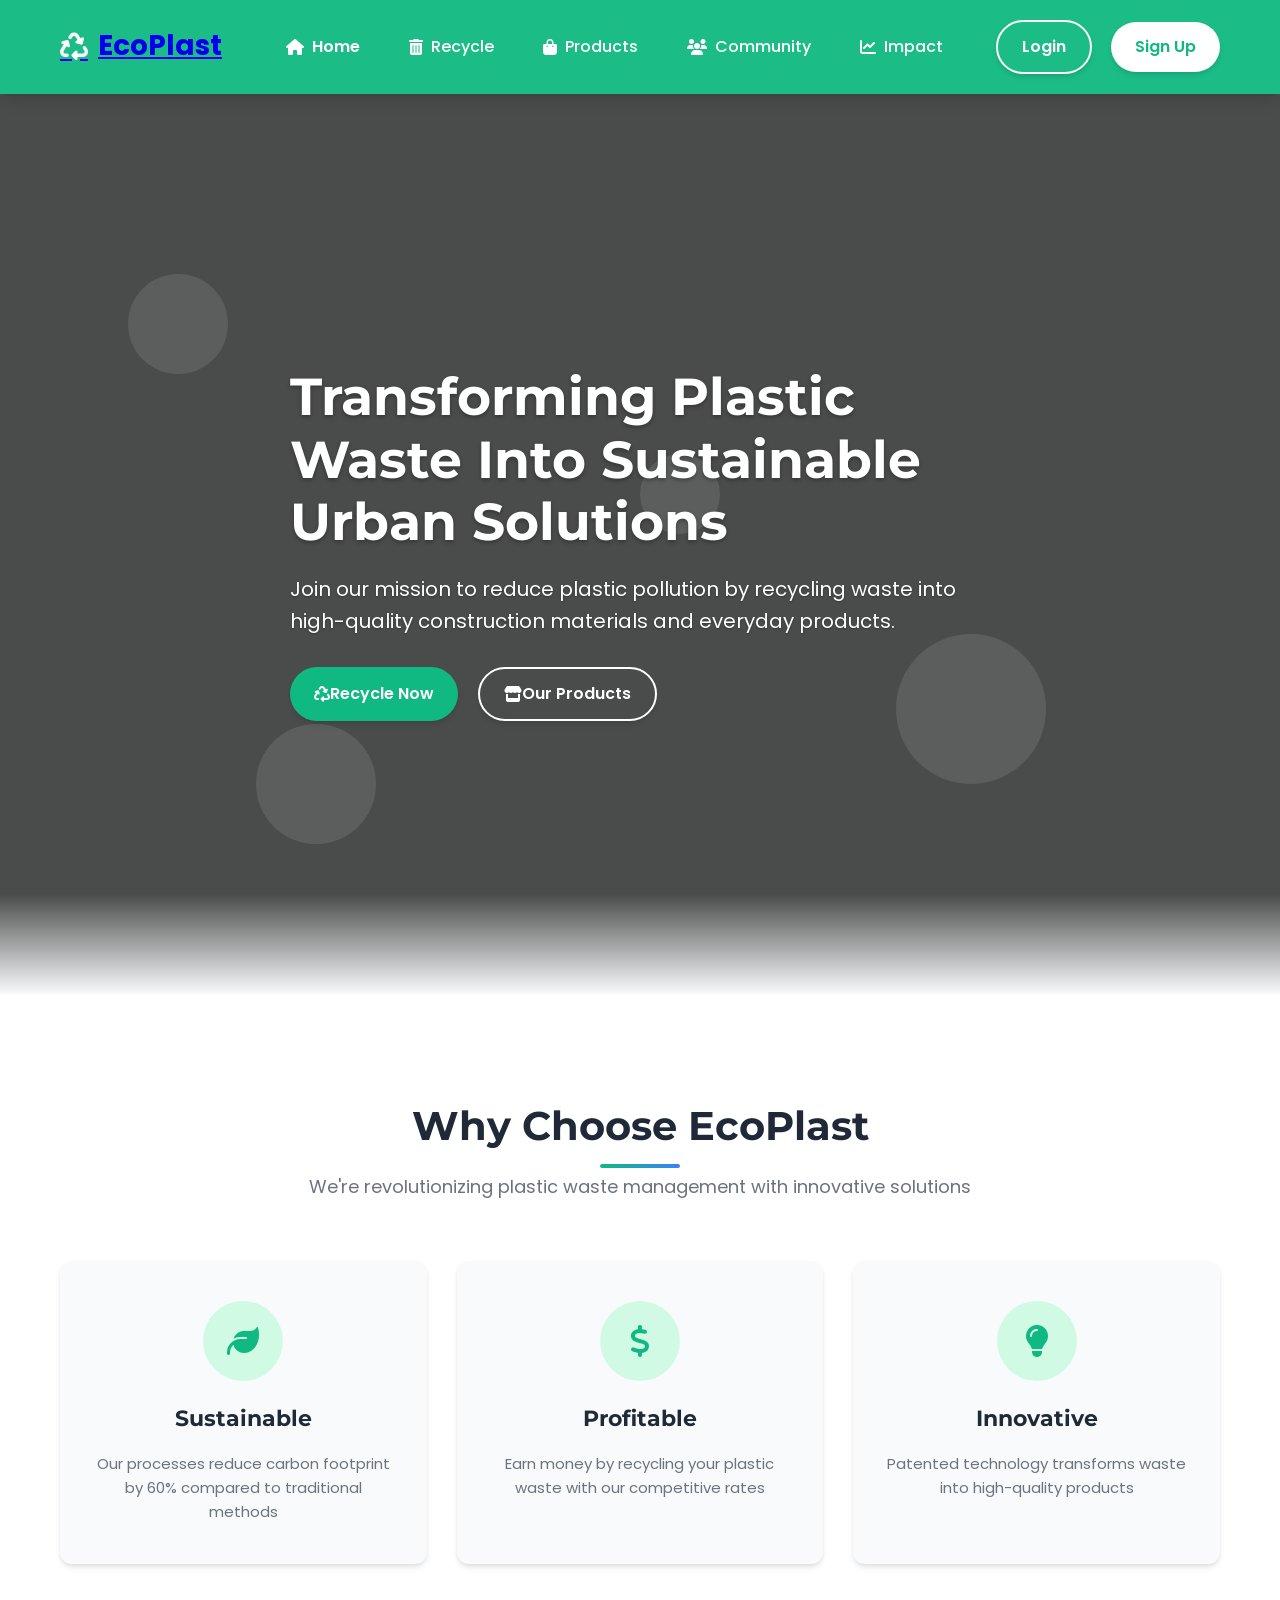
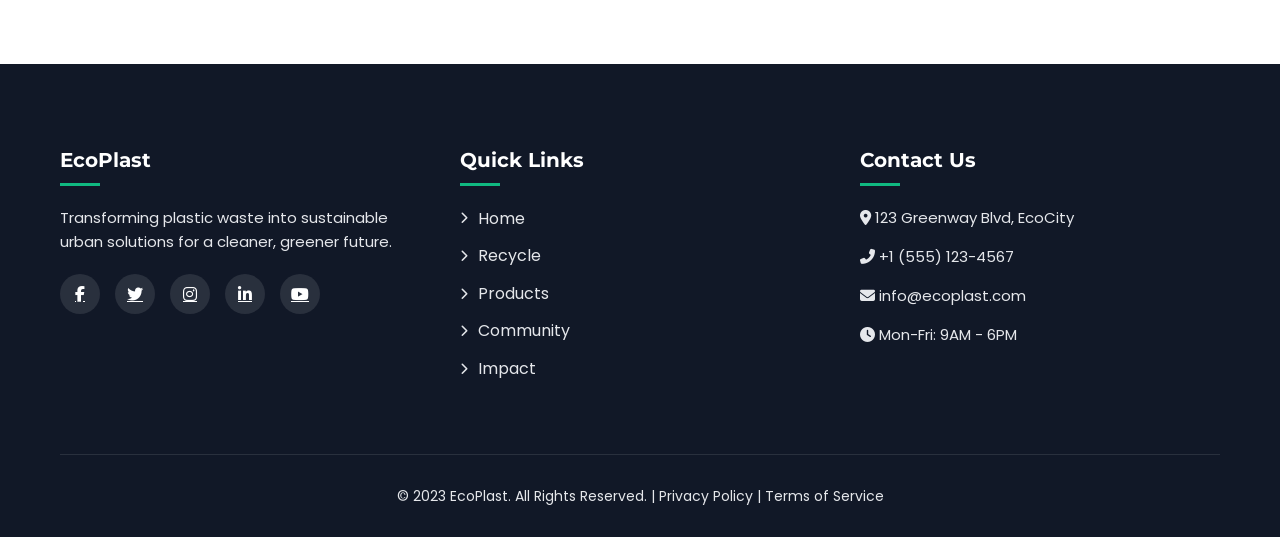
<file: index.html>
<!DOCTYPE html>
<html lang="en">
<head>
    <meta charset="UTF-8">
    <meta name="viewport" content="width=device-width, initial-scale=1.0">
    <title>EcoPlast | Transforming Plastic to Urban Solutions</title>
    <link rel="stylesheet" href="https://cdnjs.cloudflare.com/ajax/libs/font-awesome/6.4.0/css/all.min.css">
    <link href="https://fonts.googleapis.com/css2?family=Poppins:wght@300;400;500;600;700&family=Montserrat:wght@400;600;700&display=swap" rel="stylesheet">
    <link rel="stylesheet" href="styles.css">
</head>
<body>
    <!-- Header -->
    <header id="header">
        <div class="container header-container">
            <a href="index.html" class="logo">
                <i class="fas fa-recycle"></i>
                EcoPlast
            </a>
            
            <button class="mobile-menu-btn">
                <i class="fas fa-bars"></i>
            </button>
            
            <nav>
                <ul>
                    <li><a href="index.html" class="active"><i class="fas fa-home"></i> Home</a></li>
                    <li><a href="recycle.html"><i class="fas fa-trash-alt"></i> Recycle</a></li>
                    <li><a href="products.html"><i class="fas fa-shopping-bag"></i> Products</a></li>
                    <li><a href="community.html"><i class="fas fa-users"></i> Community</a></li>
                    <li><a href="impact.html"><i class="fas fa-chart-line"></i> Impact</a></li>
                </ul>
            </nav>
            
            <div class="auth-buttons">
                <a href="login.html" class="btn btn-outline">Login</a>
                <a href="login.html" class="btn">Sign Up</a>
            </div>
        </div>
    </header>
    
    <!-- Hero Section -->
    <section class="hero" id="home">
        <div class="floating-shapes">
            <div class="shape"></div>
            <div class="shape"></div>
            <div class="shape"></div>
            <div class="shape"></div>
        </div>
        
        <div class="container">
            <div class="hero-content">
                <h1>Transforming Plastic Waste Into Sustainable Urban Solutions</h1>
                <p>Join our mission to reduce plastic pollution by recycling waste into high-quality construction materials and everyday products.</p>
                <div class="hero-buttons">
                    <a href="recycle.html" class="btn btn-primary">
                        <i class="fas fa-recycle"></i> Recycle Now
                    </a>
                    <a href="products.html" class="btn btn-outline">
                        <i class="fas fa-store"></i> Our Products
                    </a>
                </div>
            </div>
        </div>
    </section>
    
    <!-- Features Section -->
    <section class="features">
        <div class="container">
            <div class="section-title">
                <h2>Why Choose EcoPlast</h2>
                <p>We're revolutionizing plastic waste management with innovative solutions</p>
            </div>
            
            <div class="features-grid">
                <div class="feature-card">
                    <div class="feature-icon">
                        <i class="fas fa-leaf"></i>
                    </div>
                    <h3>Sustainable</h3>
                    <p>Our processes reduce carbon footprint by 60% compared to traditional methods</p>
                </div>
                
                <div class="feature-card">
                    <div class="feature-icon">
                        <i class="fas fa-dollar-sign"></i>
                    </div>
                    <h3>Profitable</h3>
                    <p>Earn money by recycling your plastic waste with our competitive rates</p>
                </div>
                
                <div class="feature-card">
                    <div class="feature-icon">
                        <i class="fas fa-lightbulb"></i>
                    </div>
                    <h3>Innovative</h3>
                    <p>Patented technology transforms waste into high-quality products</p>
                </div>
            </div>
        </div>
    </section>
    
    <!-- Footer -->
    <footer>
        <div class="container">
            <div class="footer-content">
                <div class="footer-column">
                    <h3>EcoPlast</h3>
                    <p>Transforming plastic waste into sustainable urban solutions for a cleaner, greener future.</p>
                    <div class="social-links">
                        <a href="#"><i class="fab fa-facebook-f"></i></a>
                        <a href="#"><i class="fab fa-twitter"></i></a>
                        <a href="#"><i class="fab fa-instagram"></i></a>
                        <a href="#"><i class="fab fa-linkedin-in"></i></a>
                        <a href="#"><i class="fab fa-youtube"></i></a>
                    </div>
                </div>
                
                <div class="footer-column">
                    <h3>Quick Links</h3>
                    <ul class="footer-links">
                        <li><a href="index.html"><i class="fas fa-chevron-right"></i> Home</a></li>
                        <li><a href="recycle.html"><i class="fas fa-chevron-right"></i> Recycle</a></li>
                        <li><a href="products.html"><i class="fas fa-chevron-right"></i> Products</a></li>
                        <li><a href="community.html"><i class="fas fa-chevron-right"></i> Community</a></li>
                        <li><a href="impact.html"><i class="fas fa-chevron-right"></i> Impact</a></li>
                    </ul>
                </div>
                
                <div class="footer-column">
                    <h3>Contact Us</h3>
                    <p><i class="fas fa-map-marker-alt"></i> 123 Greenway Blvd, EcoCity</p>
                    <p><i class="fas fa-phone-alt"></i> +1 (555) 123-4567</p>
                    <p><i class="fas fa-envelope"></i> info@ecoplast.com</p>
                    <p><i class="fas fa-clock"></i> Mon-Fri: 9AM - 6PM</p>
                </div>
            </div>
            
            <div class="footer-bottom">
                <p>&copy; 2023 EcoPlast. All Rights Reserved. | <a href="#">Privacy Policy</a> | <a href="#">Terms of Service</a></p>
            </div>
        </div>
    </footer>
    
    <!-- Back to Top Button -->
    <div class="back-to-top">
        <i class="fas fa-arrow-up"></i>
    </div>
    
    <script src="script.js"></script>
    
</body>
</html>
</file>
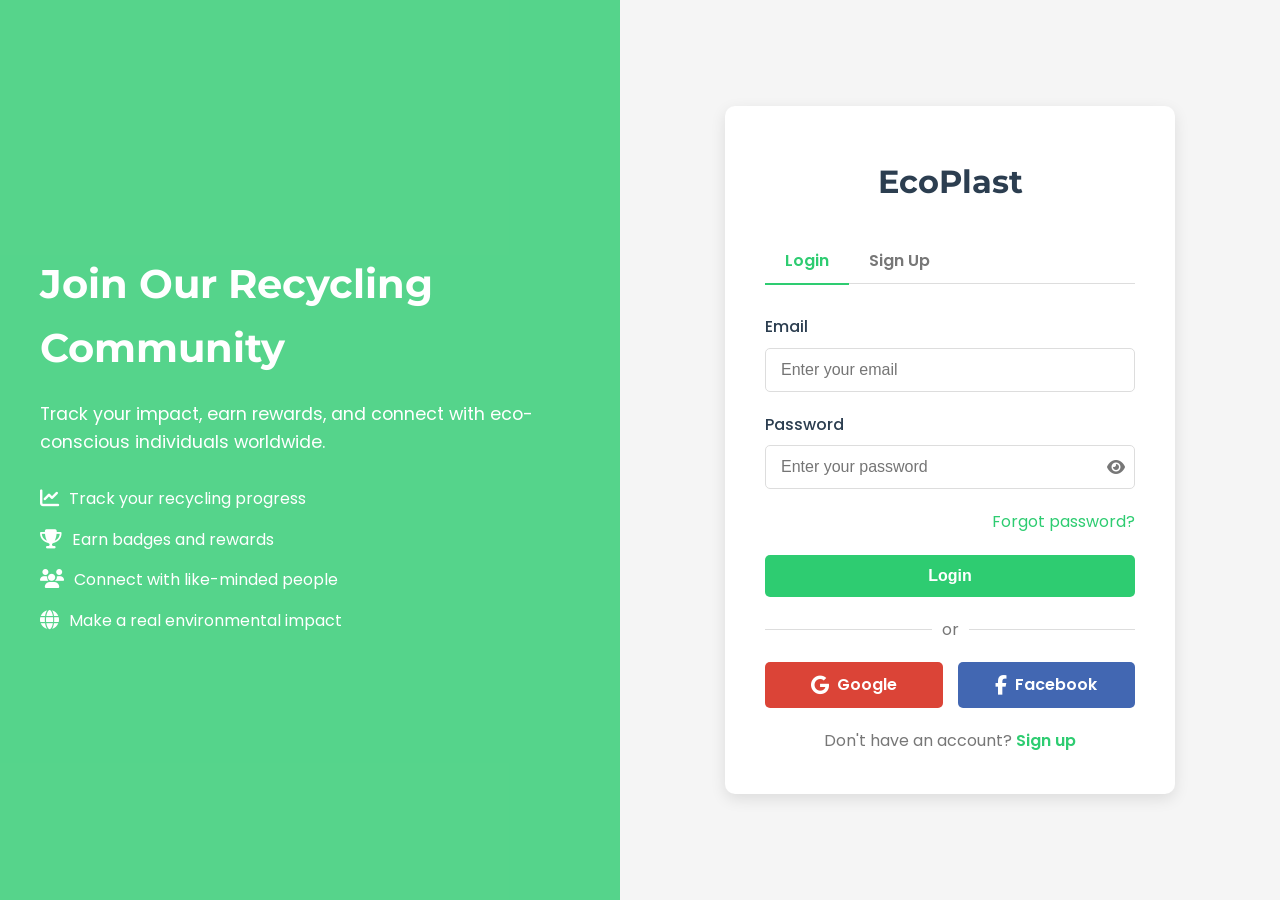
<file: login.html>
<!DOCTYPE html>
<html lang="en">
<head>
    <meta charset="UTF-8">
    <meta name="viewport" content="width=device-width, initial-scale=1.0">
    <title>EcoPlast | Join Our Recycling Movement</title>
    <link rel="stylesheet" href="https://cdnjs.cloudflare.com/ajax/libs/font-awesome/6.4.0/css/all.min.css">
    <link href="https://fonts.googleapis.com/css2?family=Poppins:wght@300;400;500;600;700&family=Montserrat:wght@400;600;700&display=swap" rel="stylesheet">
    <style>
        :root {
            --primary: #2ecc71;
            --primary-dark: #27ae60;
            --secondary: #3498db;
            --dark: #2c3e50;
            --light: #ecf0f1;
            --danger: #e74c3c;
            --warning: #f39c12;
        }
        
        * {
            margin: 0;
            padding: 0;
            box-sizing: border-box;
        }
        
        body {
            font-family: 'Poppins', sans-serif;
            background-color: #f5f5f5;
            color: #333;
            line-height: 1.6;
        }
        
        .container {
            max-width: 1200px;
            margin: 0 auto;
            padding: 0 20px;
        }
        
        /* Auth Container */
        .auth-container {
            display: flex;
            min-height: 100vh;
        }
        
        .auth-left {
            flex: 1;
            background-image: url('https://images.unsplash.com/photo-1605000797499-95a51c5269ae?ixlib=rb-4.0.3&ixid=M3wxMjA3fDB8MHxwaG90by1wYWdlfHx8fGVufDB8fHx8fA%3D%3D&auto=format&fit=crop&w=1471&q=80');
            background-size: cover;
            background-position: center;
            position: relative;
            display: none;
            animation: fadeIn 1s ease-in-out;
        }
        
        @keyframes fadeIn {
            from { opacity: 0; }
            to { opacity: 1; }
        }
        
        .auth-left::before {
            content: '';
            position: absolute;
            top: 0;
            left: 0;
            width: 100%;
            height: 100%;
            background: rgba(46, 204, 113, 0.8);
        }
        
        .auth-left-content {
            position: relative;
            z-index: 2;
            color: white;
            padding: 40px;
            height: 100%;
            display: flex;
            flex-direction: column;
            justify-content: center;
            transform: translateY(20px);
            opacity: 0;
            animation: slideUp 0.8s ease-out 0.3s forwards;
        }
        
        @keyframes slideUp {
            to {
                transform: translateY(0);
                opacity: 1;
            }
        }
        
        .auth-left h2 {
            font-size: 2.5rem;
            margin-bottom: 20px;
            font-family: 'Montserrat', sans-serif;
        }
        
        .auth-left p {
            font-size: 1.1rem;
            margin-bottom: 30px;
        }
        
        .auth-features {
            list-style: none;
        }
        
        .auth-features li {
            margin-bottom: 15px;
            display: flex;
            align-items: center;
            transform: translateX(-20px);
            opacity: 0;
            animation: slideIn 0.5s ease-out forwards;
        }
        
        .auth-features li:nth-child(1) { animation-delay: 0.5s; }
        .auth-features li:nth-child(2) { animation-delay: 0.7s; }
        .auth-features li:nth-child(3) { animation-delay: 0.9s; }
        .auth-features li:nth-child(4) { animation-delay: 1.1s; }
        
        @keyframes slideIn {
            to {
                transform: translateX(0);
                opacity: 1;
            }
        }
        
        .auth-features i {
            margin-right: 10px;
            font-size: 1.2rem;
        }
        
        .auth-right {
            flex: 1;
            display: flex;
            align-items: center;
            justify-content: center;
            padding: 40px 20px;
        }
        
        .auth-form-container {
            width: 100%;
            max-width: 450px;
            background: white;
            border-radius: 10px;
            box-shadow: 0 5px 15px rgba(0, 0, 0, 0.1);
            padding: 40px;
            transform: scale(0.95);
            opacity: 0;
            animation: scaleIn 0.5s ease-out 0.2s forwards;
        }
        
        @keyframes scaleIn {
            to {
                transform: scale(1);
                opacity: 1;
            }
        }
        
        .auth-logo {
            text-align: center;
            margin-bottom: 30px;
        }
        
        .auth-logo img {
            height: 50px;
        }
        
        .auth-logo h1 {
            color: var(--dark);
            font-family: 'Montserrat', sans-serif;
            font-size: 2rem;
            margin-top: 10px;
        }
        
        .auth-tabs {
            display: flex;
            margin-bottom: 30px;
            border-bottom: 1px solid #ddd;
        }
        
        .auth-tab {
            padding: 10px 20px;
            cursor: pointer;
            font-weight: 600;
            color: #777;
            transition: all 0.3s ease;
            position: relative;
        }
        
        .auth-tab::after {
            content: '';
            position: absolute;
            bottom: -2px;
            left: 0;
            width: 0;
            height: 2px;
            background: var(--primary);
            transition: width 0.3s ease;
        }
        
        .auth-tab.active {
            color: var(--primary);
        }
        
        .auth-tab.active::after {
            width: 100%;
        }
        
        .auth-form {
            display: none;
            animation: fadeInForm 0.5s ease-out;
        }
        
        @keyframes fadeInForm {
            from { opacity: 0; transform: translateY(10px); }
            to { opacity: 1; transform: translateY(0); }
        }
        
        .auth-form.active {
            display: block;
        }
        
        .form-group {
            margin-bottom: 20px;
            position: relative;
        }
        
        .form-group label {
            display: block;
            margin-bottom: 8px;
            font-weight: 500;
            color: var(--dark);
        }
        
        .form-control {
            width: 100%;
            padding: 12px 15px;
            border: 1px solid #ddd;
            border-radius: 5px;
            font-size: 1rem;
            transition: all 0.3s ease;
        }
        
        .form-control:focus {
            outline: none;
            border-color: var(--primary);
            box-shadow: 0 0 0 3px rgba(46, 204, 113, 0.2);
        }
        
        .btn {
            display: inline-block;
            padding: 12px 25px;
            background: var(--primary);
            color: white;
            border: none;
            border-radius: 5px;
            font-size: 1rem;
            font-weight: 600;
            cursor: pointer;
            transition: all 0.3s ease;
            text-align: center;
            width: 100%;
            position: relative;
            overflow: hidden;
        }
        
        .btn:hover {
            background: var(--primary-dark);
            transform: translateY(-2px);
            box-shadow: 0 4px 8px rgba(0, 0, 0, 0.1);
        }
        
        .btn:active {
            transform: translateY(0);
        }
        
        .btn::after {
            content: '';
            position: absolute;
            top: 50%;
            left: 50%;
            width: 5px;
            height: 5px;
            background: rgba(255, 255, 255, 0.5);
            opacity: 0;
            border-radius: 100%;
            transform: scale(1, 1) translate(-50%);
            transform-origin: 50% 50%;
        }
        
        .btn:focus:not(:active)::after {
            animation: ripple 1s ease-out;
        }
        
        @keyframes ripple {
            0% {
                transform: scale(0, 0);
                opacity: 0.5;
            }
            100% {
                transform: scale(20, 20);
                opacity: 0;
            }
        }
        
        .btn-secondary {
            background: var(--secondary);
        }
        
        .btn-secondary:hover {
            background: #2980b9;
        }
        
        .auth-divider {
            display: flex;
            align-items: center;
            margin: 20px 0;
            color: #777;
        }
        
        .auth-divider::before,
        .auth-divider::after {
            content: '';
            flex: 1;
            border-bottom: 1px solid #ddd;
        }
        
        .auth-divider span {
            padding: 0 10px;
        }
        
        .social-login {
            display: flex;
            gap: 15px;
            margin-bottom: 20px;
        }
        
        .social-btn {
            flex: 1;
            padding: 10px;
            border-radius: 5px;
            display: flex;
            align-items: center;
            justify-content: center;
            color: white;
            font-weight: 600;
            cursor: pointer;
            transition: all 0.3s ease;
        }
        
        .social-btn:hover {
            transform: translateY(-2px);
            box-shadow: 0 4px 8px rgba(0, 0, 0, 0.1);
        }
        
        .social-btn i {
            margin-right: 8px;
            font-size: 1.2rem;
        }
        
        .btn-google {
            background: #db4437;
        }
        
        .btn-google:hover {
            background: #c23321;
        }
        
        .btn-facebook {
            background: #4267b2;
        }
        
        .btn-facebook:hover {
            background: #365899;
        }
        
        .auth-footer {
            text-align: center;
            margin-top: 20px;
            color: #777;
        }
        
        .auth-footer a {
            color: var(--primary);
            text-decoration: none;
            font-weight: 600;
            transition: all 0.2s ease;
            position: relative;
        }
        
        .auth-footer a::after {
            content: '';
            position: absolute;
            bottom: -2px;
            left: 0;
            width: 0;
            height: 2px;
            background: var(--primary);
            transition: width 0.2s ease;
        }
        
        .auth-footer a:hover::after {
            width: 100%;
        }
        
        /* Responsive */
        @media (min-width: 992px) {
            .auth-left {
                display: block;
            }
        }
        
        /* Form validation */
        .error-message {
            color: var(--danger);
            font-size: 0.9rem;
            margin-top: 5px;
            display: none;
            animation: shake 0.5s ease-in-out;
        }
        
        @keyframes shake {
            0%, 100% { transform: translateX(0); }
            20%, 60% { transform: translateX(-5px); }
            40%, 80% { transform: translateX(5px); }
        }
        
        .form-group.error .form-control {
            border-color: var(--danger);
            animation: shake 0.5s ease-in-out;
        }
        
        .form-group.error .error-message {
            display: block;
        }
        
        /* Password toggle */
        .password-input {
            position: relative;
        }
        
        .password-toggle {
            position: absolute;
            right: 10px;
            top: 50%;
            transform: translateY(-50%);
            cursor: pointer;
            color: #777;
            transition: all 0.2s ease;
        }
        
        .password-toggle:hover {
            color: var(--primary);
        }
        
        /* Success message */
        .success-message {
            position: fixed;
            top: 20px;
            right: 20px;
            background: var(--primary);
            color: white;
            padding: 15px 25px;
            border-radius: 5px;
            box-shadow: 0 5px 15px rgba(0, 0, 0, 0.1);
            transform: translateX(200%);
            transition: transform 0.5s cubic-bezier(0.68, -0.55, 0.265, 1.55);
            z-index: 1000;
            display: flex;
            align-items: center;
            gap: 10px;
        }
        
        .success-message.show {
            transform: translateX(0);
        }
        
        .success-message i {
            font-size: 1.2rem;
        }
    </style>
</head>
<body>
    <div class="auth-container">
        <div class="auth-left">
            <div class="auth-left-content">
                <h2>Join Our Recycling Community</h2>
                <p>Track your impact, earn rewards, and connect with eco-conscious individuals worldwide.</p>
                
                <ul class="auth-features">
                    <li><i class="fas fa-chart-line"></i> Track your recycling progress</li>
                    <li><i class="fas fa-trophy"></i> Earn badges and rewards</li>
                    <li><i class="fas fa-users"></i> Connect with like-minded people</li>
                    <li><i class="fas fa-globe"></i> Make a real environmental impact</li>
                </ul>
            </div>
        </div>
        
        <div class="auth-right">
            <div class="auth-form-container">
                <div class="auth-logo">
                    <h1>EcoPlast</h1>
                </div>
                
                <div class="auth-tabs">
                    <div class="auth-tab active" data-tab="login">Login</div>
                    <div class="auth-tab" data-tab="register">Sign Up</div>
                </div>
                
                <!-- Login Form -->
                <form id="login-form" class="auth-form active">
                    <div class="form-group">
                        <label for="login-email">Email</label>
                        <input type="email" id="login-email" class="form-control" placeholder="Enter your email" required>
                        <div class="error-message">Please enter a valid email</div>
                    </div>
                    
                    <div class="form-group">
                        <label for="login-password">Password</label>
                        <div class="password-input">
                            <input type="password" id="login-password" class="form-control" placeholder="Enter your password" required>
                            <i class="fas fa-eye password-toggle" data-target="login-password"></i>
                        </div>
                        <div class="error-message">Password must be at least 6 characters</div>
                    </div>
                    
                    <div class="form-group" style="text-align: right;">
                        <a href="#" style="color: var(--primary); text-decoration: none;">Forgot password?</a>
                    </div>
                    
                    <!-- In your login form -->
                    <form id="login-form" class="auth-form active" action="index.htmls" method="POST">
                    <!-- Your form fields here -->
                    <button type="submit" class="btn">Login</button>
                    </form>
                    
                    <div class="auth-divider">
                        <span>or</span>
                    </div>
                    
                    <div class="social-login">
                        <div class="social-btn btn-google">
                            <i class="fab fa-google"></i>
                            <span>Google</span>
                        </div>
                        <div class="social-btn btn-facebook">
                            <i class="fab fa-facebook-f"></i>
                            <span>Facebook</span>
                        </div>
                    </div>
                    
                    <div class="auth-footer">
                        Don't have an account? <a href="#" class="switch-tab" data-tab="register">Sign up</a>
                    </div>
                </form>
                
                <!-- Register Form -->
                <form id="register-form" class="auth-form">
                    <div class="form-group">
                        <label for="register-name">Full Name</label>
                        <input type="text" id="register-name" class="form-control" placeholder="Enter your full name" required>
                        <div class="error-message">Please enter your name</div>
                    </div>
                    
                    <div class="form-group">
                        <label for="register-email">Email</label>
                        <input type="email" id="register-email" class="form-control" placeholder="Enter your email" required>
                        <div class="error-message">Please enter a valid email</div>
                    </div>
                    
                    <div class="form-group">
                        <label for="register-password">Password</label>
                        <div class="password-input">
                            <input type="password" id="register-password" class="form-control" placeholder="Create a password" required>
                            <i class="fas fa-eye password-toggle" data-target="register-password"></i>
                        </div>
                        <div class="error-message">Password must be at least 6 characters</div>
                    </div>
                    
                    <div class="form-group">
                        <label for="register-confirm">Confirm Password</label>
                        <div class="password-input">
                            <input type="password" id="register-confirm" class="form-control" placeholder="Confirm your password" required>
                            <i class="fas fa-eye password-toggle" data-target="register-confirm"></i>
                        </div>
                        <div class="error-message">Passwords don't match</div>
                    </div>
                    
                    <div class="form-group">
                        <label>
                            <input type="checkbox" required> I agree to the <a href="#" style="color: var(--primary);">Terms of Service</a> and <a href="#" style="color: var(--primary);">Privacy Policy</a>
                        </label>
                    </div>
                    
                    <button type="submit" class="btn btn-secondary">Create Account</button>
                    
                    <div class="auth-divider">
                        <span>or</span>
                    </div>
                    
                    <div class="social-login">
                        <div class="social-btn btn-google">
                            <i class="fab fa-google"></i>
                            <span>Google</span>
                        </div>
                        <div class="social-btn btn-facebook">
                            <i class="fab fa-facebook-f"></i>
                            <span>Facebook</span>
                        </div>
                    </div>
                    
                    <div class="auth-footer">
                        Already have an account? <a href="#" class="switch-tab" data-tab="login">Login</a>
                    </div>
                </form>
            </div>
        </div>
    </div>

    <!-- Success Message -->
    <div class="success-message" id="success-message">
        <i class="fas fa-check-circle"></i>
        <span>Login successful! Redirecting...</span>
    </div>

    <script>
        document.addEventListener('DOMContentLoaded', function() {
            // Tab switching
            const tabs = document.querySelectorAll('.auth-tab');
            const forms = document.querySelectorAll('.auth-form');
            
            tabs.forEach(tab => {
                tab.addEventListener('click', function() {
                    const tabId = this.getAttribute('data-tab');
                    
                    // Update active tab
                    tabs.forEach(t => t.classList.remove('active'));
                    this.classList.add('active');
                    
                    // Update active form
                    forms.forEach(form => form.classList.remove('active'));
                    document.getElementById(tabId + '-form').classList.add('active');
                });
            });
            
            // Switch tab links
            const switchLinks = document.querySelectorAll('.switch-tab');
            switchLinks.forEach(link => {
                link.addEventListener('click', function(e) {
                    e.preventDefault();
                    const tabId = this.getAttribute('data-tab');
                    document.querySelector(`.auth-tab[data-tab="${tabId}"]`).click();
                });
            });
            
            // Password toggle
            const passwordToggles = document.querySelectorAll('.password-toggle');
            passwordToggles.forEach(toggle => {
                toggle.addEventListener('click', function() {
                    const targetId = this.getAttribute('data-target');
                    const input = document.getElementById(targetId);
                    
                    if (input.type === 'password') {
                        input.type = 'text';
                        this.classList.remove('fa-eye');
                        this.classList.add('fa-eye-slash');
                    } else {
                        input.type = 'password';
                        this.classList.remove('fa-eye-slash');
                        this.classList.add('fa-eye');
                    }
                });
            });
            
            // Form validation
            const loginForm = document.getElementById('login-form');
            const registerForm = document.getElementById('register-form');
            const successMessage = document.getElementById('success-message');
            
            loginForm.addEventListener('submit', function(e) {
                e.preventDefault();
                if (validateLoginForm()) {
                    showSuccessMessage();
                    // In a real app, you would redirect after successful login
                    setTimeout(() => {
                        // window.location.href = 'community.html';
                    }, 2000);
                }
            });
            
            registerForm.addEventListener('submit', function(e) {
                e.preventDefault();
                if (validateRegisterForm()) {
                    showSuccessMessage('Account created successfully!');
                    // Switch to login form after successful registration
                    setTimeout(() => {
                        document.querySelector('.auth-tab[data-tab="login"]').click();
                    }, 2000);
                }
            });
            
            function validateLoginForm() {
                let isValid = true;
                const email = document.getElementById('login-email');
                const password = document.getElementById('login-password');
                
                // Reset errors
                email.parentElement.classList.remove('error');
                password.parentElement.parentElement.classList.remove('error');
                
                // Validate email
                if (!email.value || !email.value.includes('@')) {
                    email.parentElement.classList.add('error');
                    isValid = false;
                }
                
                // Validate password
                if (!password.value || password.value.length < 6) {
                    password.parentElement.parentElement.classList.add('error');
                    isValid = false;
                }
                
                return isValid;
            }
            
            function validateRegisterForm() {
                let isValid = true;
                const name = document.getElementById('register-name');
                const email = document.getElementById('register-email');
                const password = document.getElementById('register-password');
                const confirm = document.getElementById('register-confirm');
                
                // Reset errors
                name.parentElement.classList.remove('error');
                email.parentElement.classList.remove('error');
                password.parentElement.parentElement.classList.remove('error');
                confirm.parentElement.parentElement.classList.remove('error');
                
                // Validate name
                if (!name.value) {
                    name.parentElement.classList.add('error');
                    isValid = false;
                }
                
                // Validate email
                if (!email.value || !email.value.includes('@')) {
                    email.parentElement.classList.add('error');
                    isValid = false;
                }
                
                // Validate password
                if (!password.value || password.value.length < 6) {
                    password.parentElement.parentElement.classList.add('error');
                    isValid = false;
                }
                
                // Validate confirm password
                if (!confirm.value || confirm.value !== password.value) {
                    confirm.parentElement.parentElement.classList.add('error');
                    isValid = false;
                }
                
                return isValid;
            }
            
            function showSuccessMessage(message = 'Login successful! Redirecting...') {
                successMessage.querySelector('span').textContent = message;
                successMessage.classList.add('show');
                
                setTimeout(() => {
                    successMessage.classList.remove('show');
                }, 3000);
            }
            
            // Add ripple effect to buttons
            const buttons = document.querySelectorAll('.btn, .social-btn');
            buttons.forEach(button => {
                button.addEventListener('click', function(e) {
                    const rect = this.getBoundingClientRect();
                    const x = e.clientX - rect.left;
                    const y = e.clientY - rect.top;
                    
                    const ripple = document.createElement('span');
                    ripple.className = 'ripple';
                    ripple.style.left = `${x}px`;
                    ripple.style.top = `${y}px`;
                    
                    this.appendChild(ripple);
                    
                    setTimeout(() => {
                        ripple.remove();
                    }, 1000);
                });
            });
        });
        loginForm.addEventListener('submit', function(e) {
        e.preventDefault();
        if (validateLoginForm()) {
            showSuccessMessage();
            // Redirect to home page after successful login
            setTimeout(() => {
                window.location.href = 'index.html'; // or 'home.html' depending on your file name
            }, 2000);
        }
            });

    loginForm.addEventListener('submit', function(e) {
        e.preventDefault();
        if (validateLoginForm()) {
            // Store login status (optional)
            localStorage.setItem('isLoggedIn', 'true');
        
            // Show success message
            showSuccessMessage();
        
            // Redirect to home page after 2 seconds
            setTimeout(() => {
                window.location.href = 'index.html'; // Change to your home page filename
            }, 2000);
        }
    });
    </script>
</body>
</html>
</file>
<file: styles.css>
:root {
    --primary: #10B981;
    --primary-dark: #059669;
    --primary-light: #D1FAE5;
    --secondary: #3B82F6;
    --secondary-dark: #2563EB;
    --secondary-light: #DBEAFE;
    --dark: #1F2937;
    --darker: #111827;
    --light: #F9FAFB;
    --accent: #EF4444;
    --accent-dark: #DC2626;
    --gray: #6B7280;
    --light-gray: #E5E7EB;
    --shadow-sm: 0 1px 2px 0 rgba(0,0,0,0.05);
    --shadow: 0 4px 6px -1px rgba(0,0,0,0.1), 0 2px 4px -1px rgba(0,0,0,0.06);
    --shadow-md: 0 10px 15px -3px rgba(0,0,0,0.1), 0 4px 6px -2px rgba(0,0,0,0.05);
    --shadow-lg: 0 20px 25px -5px rgba(0,0,0,0.1), 0 10px 10px -5px rgba(0,0,0,0.04);
    --shadow-xl: 0 25px 50px -12px rgba(0,0,0,0.25);
}

* {
    margin: 0;
    padding: 0;
    box-sizing: border-box;
    font-family: 'Poppins', sans-serif;
}

body {
    background-color: var(--light);
    color: var(--dark);
    line-height: 1.6;
    overflow-x: hidden;
    scroll-behavior: smooth;
}

h1, h2, h3, h4 {
    font-family: 'Montserrat', sans-serif;
    font-weight: 700;
}

.container {
    max-width: 1200px;
    margin: 0 auto;
    padding: 0 20px;
}

/* Header Styles */
header {
    background: rgba(16, 185, 129, 0.95);
    color: white;
    padding: 20px 0;
    box-shadow: var(--shadow-md);
    position: sticky;
    top: 0;
    z-index: 1000;
    backdrop-filter: blur(10px);
    transition: all 0.3s ease;
}

header.scrolled {
    background: rgba(16, 185, 129, 0.98);
    padding: 15px 0;
    box-shadow: var(--shadow-lg);
}

.header-container {
    display: flex;
    justify-content: space-between;
    align-items: center;
}

.logo {
    font-size: 28px;
    font-weight: 700;
    display: flex;
    align-items: center;
    transition: all 0.3s ease;
}

.logo:hover {
    transform: scale(1.03);
}

.logo i {
    margin-right: 10px;
    color: var(--light);
}

nav ul {
    display: flex;
    list-style: none;
}

nav ul li {
    margin-left: 25px;
    position: relative;
}

nav ul li a {
    color: white;
    text-decoration: none;
    font-weight: 500;
    transition: all 0.3s ease;
    padding: 8px 12px;
    border-radius: 4px;
    display: flex;
    align-items: center;
    position: relative;
}

nav ul li a::after {
    content: '';
    position: absolute;
    bottom: 0;
    left: 50%;
    transform: translateX(-50%);
    width: 0;
    height: 2px;
    background-color: white;
    transition: width 0.3s ease;
}

nav ul li a:hover::after {
    width: 80%;
}

nav ul li a i {
    margin-right: 8px;
}

nav ul li a:hover {
    transform: translateY(-2px);
}

nav ul li a.active {
    font-weight: 600;
}

.auth-buttons .btn {
    margin-left: 15px;
}

.mobile-menu-btn {
    display: none;
    background: none;
    border: none;
    color: white;
    font-size: 24px;
    cursor: pointer;
}

/* Button Styles */
.btn {
    display: inline-flex;
    align-items: center;
    justify-content: center;
    padding: 12px 24px;
    background-color: white;
    color: var(--primary);
    border: none;
    border-radius: 50px;
    font-weight: 600;
    cursor: pointer;
    transition: all 0.3s ease;
    text-decoration: none;
    box-shadow: var(--shadow);
    position: relative;
    overflow: hidden;
}

.btn::after {
    content: '';
    position: absolute;
    top: 50%;
    left: 50%;
    width: 5px;
    height: 5px;
    background: rgba(255, 255, 255, 0.5);
    opacity: 0;
    border-radius: 100%;
    transform: scale(1, 1) translate(-50%);
    transform-origin: 50% 50%;
}

.btn:focus:not(:active)::after {
    animation: ripple 1s ease-out;
}

.btn:hover {
    transform: translateY(-3px);
    box-shadow: var(--shadow-lg);
}

.btn:active {
    transform: translateY(1px);
    box-shadow: var(--shadow-sm);
}

.btn-outline {
    background-color: transparent;
    border: 2px solid white;
    color: white;
}

.btn-outline:hover {
    background-color: white;
    color: var(--primary);
}

.btn-accent {
    background-color: var(--accent);
    color: white;
}

.btn-accent:hover {
    background-color: var(--accent-dark);
    color: white;
}

.btn-dark {
    background-color: var(--dark);
    color: white;
}

.btn-dark:hover {
    background-color: var(--darker);
}

.btn-primary {
    background-color: var(--primary);
    color: white;
}

.btn-primary:hover {
    background-color: var(--primary-dark);
}

.btn-sm {
    padding: 8px 16px;
    font-size: 14px;
}

/* Hero Section */
.hero {
    background: linear-gradient(rgba(0,0,0,0.7), rgba(0,0,0,0.7)), 
                url('https://images.unsplash.com/photo-1605000797499-95a51c5269ae?ixlib=rb-4.0.3&ixid=M3wxMjA3fDB8MHxwaG90by1wYWdlfHx8fGVufDB8fHx8fA%3D%3D&auto=format&fit=crop&w=1471&q=80') no-repeat center center/cover;
    height: 100vh;
    min-height: 700px;
    display: flex;
    align-items: center;
    position: relative;
    overflow: hidden;
}

.hero::after {
    content: '';
    position: absolute;
    bottom: 0;
    left: 0;
    width: 100%;
    height: 100px;
    background: linear-gradient(to bottom, transparent, var(--light));
    z-index: 1;
}

.hero-content {
    position: relative;
    z-index: 2;
    color: white;
    max-width: 700px;
    transform: translateY(20px);
    opacity: 0;
    animation: slideUp 1s ease-out 0.3s forwards;
}

.hero-content h1 {
    font-size: 52px;
    margin-bottom: 20px;
    line-height: 1.2;
    text-shadow: 0 2px 4px rgba(0,0,0,0.3);
}

.hero-content p {
    font-size: 20px;
    margin-bottom: 30px;
    text-shadow: 0 1px 2px rgba(0,0,0,0.3);
}

.hero-buttons {
    display: flex;
    gap: 20px;
    flex-wrap: wrap;
}

.floating-shapes {
    position: absolute;
    top: 0;
    left: 0;
    width: 100%;
    height: 100%;
    overflow: hidden;
    z-index: 0;
}

.shape {
    position: absolute;
    background: rgba(255, 255, 255, 0.1);
    border-radius: 50%;
    animation: float 15s infinite linear;
}

.shape:nth-child(1) {
    width: 100px;
    height: 100px;
    top: 20%;
    left: 10%;
    animation-delay: 0s;
}

.shape:nth-child(2) {
    width: 150px;
    height: 150px;
    top: 60%;
    left: 70%;
    animation-delay: 2s;
}

.shape:nth-child(3) {
    width: 80px;
    height: 80px;
    top: 40%;
    left: 50%;
    animation-delay: 4s;
}

.shape:nth-child(4) {
    width: 120px;
    height: 120px;
    top: 70%;
    left: 20%;
    animation-delay: 6s;
}

/* Page Hero */
.page-hero {
    background: linear-gradient(rgba(0,0,0,0.7), rgba(0,0,0,0.7)), no-repeat center center/cover;
    height: 400px;
    display: flex;
    align-items: center;
    text-align: center;
    color: white;
    position: relative;
}

.page-hero .container {
    position: relative;
    z-index: 2;
}

.page-hero h1 {
    font-size: 48px;
    margin-bottom: 20px;
    text-shadow: 0 2px 4px rgba(0,0,0,0.3);
}

.page-hero p {
    font-size: 20px;
    max-width: 700px;
    margin: 0 auto;
    text-shadow: 0 1px 2px rgba(0,0,0,0.3);
}

/* Section Styles */
.section-title {
    text-align: center;
    margin-bottom: 60px;
}

.section-title h2 {
    font-size: 40px;
    color: var(--dark);
    margin-bottom: 15px;
    position: relative;
    display: inline-block;
}

.section-title h2::after {
    content: '';
    position: absolute;
    bottom: -10px;
    left: 50%;
    transform: translateX(-50%);
    width: 80px;
    height: 4px;
    background: linear-gradient(to right, var(--primary), var(--secondary));
    border-radius: 2px;
}

.section-title p {
    color: var(--gray);
    max-width: 700px;
    margin: 0 auto;
    font-size: 18px;
}

/* Features Section */
.features {
    padding: 100px 0;
    background-color: white;
}

.features-grid {
    display: grid;
    grid-template-columns: repeat(auto-fit, minmax(300px, 1fr));
    gap: 30px;
}

.feature-card {
    background-color: var(--light);
    padding: 40px 30px;
    border-radius: 12px;
    text-align: center;
    box-shadow: var(--shadow);
    transition: all 0.3s ease;
}

.feature-card:hover {
    transform: translateY(-10px);
    box-shadow: var(--shadow-lg);
}

.feature-icon {
    width: 80px;
    height: 80px;
    background-color: var(--primary-light);
    border-radius: 50%;
    display: flex;
    align-items: center;
    justify-content: center;
    margin: 0 auto 20px;
    color: var(--primary);
    font-size: 32px;
    transition: all 0.3s ease;
}

.feature-card:hover .feature-icon {
    background-color: var(--primary);
    color: white;
    transform: scale(1.1);
}

.feature-card h3 {
    margin-bottom: 15px;
    font-size: 22px;
}

.feature-card p {
    color: var(--gray);
    font-size: 15px;
}

/* Recycle Page Styles */
.plastic-types {
    padding: 100px 0;
    background-color: white;
}

.waste-types {
    display: grid;
    grid-template-columns: repeat(auto-fit, minmax(300px, 1fr));
    gap: 30px;
}

.waste-card {
    background-color: var(--light);
    border-radius: 12px;
    overflow: hidden;
    box-shadow: var(--shadow);
    transition: all 0.4s ease;
    position: relative;
}

.waste-card::before {
    content: '';
    position: absolute;
    top: 0;
    left: 0;
    width: 100%;
    height: 100%;
    background: linear-gradient(to bottom, transparent, rgba(0,0,0,0.3));
    z-index: 1;
    opacity: 0;
    transition: opacity 0.3s ease;
}

.waste-card:hover::before {
    opacity: 1;
}

.waste-card:hover {
    transform: translateY(-10px) scale(1.02);
    box-shadow: var(--shadow-lg);
}

.waste-img {
    height: 200px;
    overflow: hidden;
    position: relative;
}

.waste-img img {
    width: 100%;
    height: 100%;
    object-fit: cover;
    transition: transform 0.5s ease;
}

.waste-card:hover .waste-img img {
    transform: scale(1.1);
}

.waste-icon {
    position: absolute;
    top: 15px;
    right: 15px;
    background-color: rgba(255,255,255,0.9);
    width: 50px;
    height: 50px;
    border-radius: 50%;
    display: flex;
    align-items: center;
    justify-content: center;
    font-size: 24px;
    color: var(--primary);
    box-shadow: var(--shadow);
    z-index: 2;
    transition: all 0.3s ease;
}

.waste-card:hover .waste-icon {
    transform: scale(1.1) rotate(15deg);
    background-color: var(--primary);
    color: white;
}

.waste-content {
    padding: 25px;
    position: relative;
    z-index: 2;
}

.waste-content h3 {
    font-size: 22px;
    margin-bottom: 10px;
    color: var(--dark);
    display: flex;
    align-items: center;
}

.waste-content h3 i {
    margin-right: 10px;
    color: var(--primary);
}

.waste-content p {
    color: var(--gray);
    margin-bottom: 15px;
    font-size: 15px;
}

.waste-content .price {
    font-weight: 700;
    color: var(--primary);
    font-size: 18px;
    margin-bottom: 15px;
    display: block;
}

.waste-content .btn {
    margin-top: 10px;
    margin-right: 10px;
}

.btn-video {
    background-color: var(--dark);
    color: white;
}

.btn-video:hover {
    background-color: var(--darker);
}

/* Video Modal */
.video-modal {
    display: none;
    position: fixed;
    top: 0;
    left: 0;
    width: 100%;
    height: 100%;
    background-color: rgba(0,0,0,0.8);
    z-index: 1000;
    align-items: center;
    justify-content: center;
}

.modal-content {
    background-color: white;
    padding: 30px;
    border-radius: 12px;
    width: 90%;
    max-width: 800px;
    position: relative;
}

.close-modal {
    position: absolute;
    top: 15px;
    right: 15px;
    font-size: 24px;
    cursor: pointer;
    color: var(--gray);
    transition: all 0.3s ease;
}

.close-modal:hover {
    color: var(--dark);
    transform: rotate(90deg);
}

.video-container {
    position: relative;
    padding-bottom: 56.25%;
    height: 0;
    overflow: hidden;
}

.video-container iframe {
    position: absolute;
    top: 0;
    left: 0;
    width: 100%;
    height: 100%;
}

/* Recycling Process */
.recycling-process {
    padding: 100px 0;
    background-color: var(--light-gray);
}

.process-steps {
    max-width: 800px;
    margin: 0 auto;
}

.process-step {
    display: flex;
    align-items: flex-start;
    margin-bottom: 40px;
    position: relative;
}

.process-step::before {
    content: '';
    position: absolute;
    left: 40px;
    top: 60px;
    bottom: -40px;
    width: 2px;
    background-color: var(--primary-light);
    z-index: 1;
}

.process-step:last-child::before {
    display: none;
}

.step-number {
    width: 80px;
    height: 80px;
    background-color: var(--primary);
    color: white;
    border-radius: 50%;
    display: flex;
    align-items: center;
    justify-content: center;
    font-size: 32px;
    font-weight: 700;
    margin-right: 30px;
    flex-shrink: 0;
    position: relative;
    z-index: 2;
}

.step-content {
    padding-top: 15px;
}

.step-content h3 {
    font-size: 24px;
    margin-bottom: 15px;
    color: var(--dark);
}

.step-content p {
    color: var(--gray);
    line-height: 1.7;
}

/* Collection Options */
.collection-options {
    padding: 100px 0;
    background-color: white;
}

.options-grid {
    display: grid;
    grid-template-columns: repeat(auto-fit, minmax(300px, 1fr));
    gap: 30px;
}

.option-card {
    background-color: var(--light);
    padding: 40px 30px;
    border-radius: 12px;
    text-align: center;
    box-shadow: var(--shadow);
    transition: all 0.3s ease;
}

.option-card:hover {
    transform: translateY(-10px);
    box-shadow: var(--shadow-lg);
}

.option-icon {
    width: 80px;
    height: 80px;
    background-color: var(--primary-light);
    border-radius: 50%;
    display: flex;
    align-items: center;
    justify-content: center;
    margin: 0 auto 20px;
    color: var(--primary);
    font-size: 32px;
    transition: all 0.3s ease;
}

.option-card:hover .option-icon {
    background-color: var(--primary);
    color: white;
    transform: scale(1.1);
}

.option-card h3 {
    margin-bottom: 15px;
    font-size: 22px;
}

.option-card p {
    color: var(--gray);
    font-size: 15px;
    margin-bottom: 20px;
}

/* Products Page Styles */
.products-filter {
    padding: 40px 0;
    background-color: var(--light-gray);
}

.filter-options {
    display: flex;
    flex-wrap: wrap;
    gap: 20px;
    align-items: center;
}

.filter-group {
    display: flex;
    align-items: center;
}

.filter-group label {
    margin-right: 10px;
    font-weight: 500;
}

.filter-group select {
    padding: 10px 15px;
    border-radius: 6px;
    border: 1px solid var(--light-gray);
    background-color: white;
    font-family: 'Poppins', sans-serif;
    min-width: 180px;
}

.search-box {
    display: flex;
    margin-left: auto;
}

.search-box input {
    padding: 10px 15px;
    border-radius: 6px 0 0 6px;
    border: 1px solid var(--light-gray);
    border-right: none;
    min-width: 250px;
    font-family: 'Poppins', sans-serif;
}

.search-box button {
    padding: 10px 15px;
    background-color: var(--primary);
    color: white;
    border: none;
    border-radius: 0 6px 6px 0;
    cursor: pointer;
    transition: all 0.3s ease;
}

.search-box button:hover {
    background-color: var(--primary-dark);
}

.products-grid-section {
    padding: 60px 0 100px;
    background-color: white;
}

.products-grid {
    display: grid;
    grid-template-columns: repeat(auto-fit, minmax(300px, 1fr));
    gap: 30px;
    margin-bottom: 40px;
}

.product-card {
    background-color: var(--light);
    border-radius: 12px;
    overflow: hidden;
    box-shadow: var(--shadow);
    transition: all 0.4s ease;
    position: relative;
}

.product-card::before {
    content: '';
    position: absolute;
    top: 0;
    left: 0;
    width: 100%;
    height: 5px;
    background: linear-gradient(to right, var(--primary), var(--secondary));
    opacity: 0;
    transition: opacity 0.3s ease;
}

.product-card:hover::before {
    opacity: 1;
}

.product-card:hover {
    transform: translateY(-10px) scale(1.02);
    box-shadow: var(--shadow-lg);
}

.product-img {
    height: 250px;
    overflow: hidden;
    position: relative;
}

.product-img img {
    width: 100%;
    height: 100%;
    object-fit: cover;
    transition: transform 0.5s ease;
}

.product-card:hover .product-img img {
    transform: scale(1.1);
}

.product-badge {
    position: absolute;
    top: 15px;
    left: 15px;
    background-color: var(--accent);
    color: white;
    padding: 5px 10px;
    border-radius: 4px;
    font-size: 12px;
    font-weight: 600;
    z-index: 2;
}

.quick-view {
    position: absolute;
    bottom: -50px;
    left: 0;
    width: 100%;
    background-color: rgba(0,0,0,0.7);
    color: white;
    padding: 10px;
    text-align: center;
    font-weight: 500;
    cursor: pointer;
    transition: all 0.3s ease;
    opacity: 0;
}

.product-card:hover .quick-view {
    bottom: 0;
    opacity: 1;
}

.product-content {
    padding: 25px;
}

.product-content h3 {
    font-size: 20px;
    margin-bottom: 10px;
    color: var(--dark);
}

.product-meta {
    margin-bottom: 15px;
}

.product-rating {
    display: flex;
    align-items: center;
    margin-bottom: 10px;
}

.product-rating i {
    color: #F59E0B;
    margin-right: 3px;
    font-size: 14px;
}

.product-rating span {
    font-size: 13px;
    color: var(--gray);
    margin-left: 8px;
}

.product-price {
    display: flex;
    align-items: center;
    flex-wrap: wrap;
    gap: 8px;
}

.current-price {
    font-size: 20px;
    font-weight: 700;
    color: var(--dark);
}

.original-price {
    font-size: 16px;
    color: var(--gray);
    text-decoration: line-through;
}

.discount {
    font-size: 14px;
    font-weight: 600;
    color: var(--accent);
    background-color: rgba(239, 68, 68, 0.1);
    padding: 2px 6px;
    border-radius: 4px;
}

.product-content p {
    color: var(--gray);
    font-size: 14px;
    margin-bottom: 15px;
    line-height: 1.6;
}

.product-actions {
    display: flex;
    gap: 10px;
    flex-wrap: wrap;
}

.product-actions .btn {
    flex: 1;
    min-width: 120px;
}

.pagination {
    display: flex;
    justify-content: center;
    gap: 10px;
    margin-top: 40px;
}

.pagination a {
    display: flex;
    align-items: center;
    justify-content: center;
    width: 40px;
    height: 40px;
    border-radius: 6px;
    background-color: var(--light);
    color: var(--dark);
    text-decoration: none;
    font-weight: 500;
    transition: all 0.3s ease;
}

.pagination a:hover {
    background-color: var(--primary-light);
}

.pagination a.active {
    background-color: var(--primary);
    color: white;
}

/* Quick View Modal */
.quick-view-modal {
    display: none;
    position: fixed;
    top: 0;
    left: 0;
    width: 100%;
    height: 100%;
    background-color: rgba(0,0,0,0.8);
    z-index: 1000;
    align-items: center;
    justify-content: center;
    overflow-y: auto;
}

.quick-view-modal .modal-content {
    background-color: white;
    padding: 30px;
    border-radius: 12px;
    width: 90%;
    max-width: 1000px;
    position: relative;
    max-height: 90vh;
    overflow-y: auto;
}

.modal-product-view {
    display: grid;
    grid-template-columns: 1fr 1fr;
    gap: 30px;
}

.modal-product-images {
    display: flex;
    flex-direction: column;
}

.main-image {
    height: 400px;
    overflow: hidden;
    border-radius: 8px;
    margin-bottom: 15px;
}

.main-image img {
    width: 100%;
    height: 100%;
    object-fit: cover;
}

.thumbnail-images {
    display: flex;
    gap: 10px;
}

.thumbnail-images img {
    width: 80px;
    height: 80px;
    object-fit: cover;
    border-radius: 6px;
    cursor: pointer;
    transition: all 0.3s ease;
    border: 2px solid transparent;
}

.thumbnail-images img:hover {
    border-color: var(--primary);
}

.modal-product-details h2 {
    font-size: 28px;
    margin-bottom: 15px;
    color: var(--dark);
}

.product-description {
    margin-bottom: 20px;
}

.product-description p {
    color: var(--gray);
    line-height: 1.7;
    margin-bottom: 15px;
}

.product-description h3 {
    font-size: 20px;
    margin: 20px 0 10px;
    color: var(--dark);
}

.product-description ul {
    margin-left: 20px;
    color: var(--gray);
    line-height: 1.7;
}

.product-description li {
    margin-bottom: 8px;
}

.product-specs {
    margin-bottom: 20px;
}

.product-specs h3 {
    font-size: 20px;
    margin-bottom: 15px;
    color: var(--dark);
}

.product-specs table {
    width: 100%;
    border-collapse: collapse;
}

.product-specs tr {
    border-bottom: 1px solid var(--light-gray);
}

.product-specs td {
    padding: 10px 0;
    color: var(--gray);
}

.product-specs td:first-child {
    font-weight: 500;
    color: var(--dark);
}

.quantity-selector {
    display: flex;
    align-items: center;
    margin-bottom: 15px;
}

.qty-btn {
    width: 40px;
    height: 40px;
    background-color: var(--light);
    border: none;
    font-size: 18px;
    cursor: pointer;
    display: flex;
    align-items: center;
    justify-content: center;
    transition: all 0.3s ease;
}

.qty-btn:hover {
    background-color: var(--primary-light);
}

.quantity-selector input {
    width: 60px;
    height: 40px;
    text-align: center;
    border: 1px solid var(--light-gray);
    border-left: none;
    border-right: none;
    font-family: 'Poppins', sans-serif;
}

/* Community Page Styles */
.community-features {
    padding: 100px 0;
    background-color: white;
}

.community-forum {
    padding: 100px 0;
    background-color: var(--light-gray);
}

.forum-container {
    display: grid;
    grid-template-columns: 250px 1fr;
    gap: 30px;
}

.forum-categories {
    background-color: white;
    border-radius: 12px;
    padding: 20px;
    box-shadow: var(--shadow);
    height: fit-content;
}

.category {
    display: flex;
    align-items: center;
    padding: 12px 15px;
    border-radius: 6px;
    margin-bottom: 10px;
    cursor: pointer;
    transition: all 0.3s ease;
}

.category i {
    margin-right: 10px;
    color: var(--gray);
}

.category span {
    font-weight: 500;
    color: var(--dark);
}

.category:hover {
    background-color: var(--primary-light);
}

.category.active {
    background-color: var(--primary);
}

.category.active i,
.category.active span {
    color: white;
}

.forum-discussions {
    display: flex;
    flex-direction: column;
    gap: 20px;
}

.discussion {
    background-color: white;
    border-radius: 12px;
    padding: 25px;
    box-shadow: var(--shadow);
    display: flex;
    gap: 20px;
    transition: all 0.3s ease;
}

.discussion:hover {
    transform: translateY(-5px);
    box-shadow: var(--shadow-lg);
}

.discussion-author {
    flex-shrink: 0;
}

.discussion-author img {
    width: 60px;
    height: 60px;
    border-radius: 50%;
    object-fit: cover;
    margin-bottom: 10px;
}

.author-info h4 {
    font-size: 16px;
    margin-bottom: 5px;
    color: var(--dark);
}

.author-info span {
    font-size: 12px;
    color: var(--gray);
}

.discussion-content {
    flex: 1;
}

.discussion-content h3 {
    font-size: 20px;
    margin-bottom: 10px;
    color: var(--dark);
}

.discussion-content p {
    color: var(--gray);
    margin-bottom: 15px;
    line-height: 1.6;
}

.discussion-stats {
    display: flex;
    gap: 20px;
}

.discussion-stats span {
    font-size: 14px;
    color: var(--gray);
    display: flex;
    align-items: center;
}

.discussion-stats i {
    margin-right: 5px;
}

.start-discussion {
    background-color: white;
    border-radius: 12px;
    padding: 30px;
    box-shadow: var(--shadow);
    margin-top: 40px;
}

.start-discussion h3 {
    font-size: 22px;
    margin-bottom: 20px;
    color: var(--dark);
}

.start-discussion form {
    display: flex;
    flex-direction: column;
    gap: 15px;
}

.start-discussion input,
.start-discussion select,
.start-discussion textarea {
    padding: 12px 15px;
    border-radius: 6px;
    border: 1px solid var(--light-gray);
    font-family: 'Poppins', sans-serif;
}

.start-discussion textarea {
    min-height: 150px;
    resize: vertical;
}

.community-projects {
    padding: 100px 0;
    background-color: white;
}

.projects-grid {
    display: grid;
    grid-template-columns: repeat(auto-fit, minmax(300px, 1fr));
    gap: 30px;
    margin-bottom: 40px;
}

.project-card {
    background-color: var(--light);
    border-radius: 12px;
    overflow: hidden;
    box-shadow: var(--shadow);
    transition: all 0.3s ease;
}

.project-card:hover {
    transform: translateY(-10px);
    box-shadow: var(--shadow-lg);
}

.project-image {
    height: 200px;
    position: relative;
}

.project-image img {
    width: 100%;
    height: 100%;
    object-fit: cover;
}

.project-likes {
    position: absolute;
    top: 15px;
    right: 15px;
    background-color: rgba(255,255,255,0.9);
    padding: 5px 10px;
    border-radius: 20px;
    font-size: 14px;
    color: var(--accent);
    display: flex;
    align-items: center;
}

.project-likes i {
    margin-right: 5px;
}

.project-content {
    padding: 20px;
}

.project-content h3 {
    font-size: 20px;
    margin-bottom: 10px;
    color: var(--dark);
}

.project-content p {
    color: var(--gray);
    margin-bottom: 15px;
    line-height: 1.6;
}

.project-meta {
    display: flex;
    justify-content: space-between;
    align-items: center;
}

.project-author {
    display: flex;
    align-items: center;
}

.project-author img {
    width: 30px;
    height: 30px;
    border-radius: 50%;
    margin-right: 10px;
    object-fit: cover;
}

.project-author span {
    font-size: 14px;
    color: var(--dark);
}

.project-location {
    font-size: 14px;
    color: var(--gray);
    display: flex;
    align-items: center;
}

.project-location i {
    margin-right: 5px;
}

.view-all-projects {
    text-align: center;
}

.join-community {
    padding: 100px 0;
    background: linear-gradient(rgba(16, 185, 129, 0.9), rgba(16, 185, 129, 0.9)), 
                url('https://images.unsplash.com/photo-1522071820081-009f0129c71c?ixlib=rb-4.0.3&ixid=M3wxMjA3fDB8MHxwaG90by1wYWdlfHx8fGVufDB8fHx8fA%3D%3D&auto=format&fit=crop&w=1470&q=80') no-repeat center center/cover;
    color: white;
    text-align: center;
}

.join-content h2 {
    font-size: 42px;
    margin-bottom: 20px;
}

.join-content p {
    font-size: 18px;
    max-width: 700px;
    margin: 0 auto 30px;
    opacity: 0.9;
}

.join-buttons {
    display: flex;
    justify-content: center;
    gap: 20px;
}

/* Impact Page Styles */
.key-metrics {
    padding: 100px 0;
    background-color: white;
}

.metrics-grid {
    display: grid;
    grid-template-columns: repeat(auto-fit, minmax(250px, 1fr));
    gap: 30px;
}

.metric-card {
    background-color: var(--light);
    padding: 40px 30px;
    border-radius: 12px;
    text-align: center;
    box-shadow: var(--shadow);
    transition: all 0.3s ease;
}

.metric-card:hover {
    transform: translateY(-10px);
    box-shadow: var(--shadow-lg);
}

.metric-value {
    font-size: 48px;
    font-weight: 700;
    color: var(--primary);
    margin-bottom: 10px;
    line-height: 1;
}

.metric-label {
    font-size: 18px;
    font-weight: 500;
    color: var(--dark);
    margin-bottom: 10px;
}

.metric-description {
    font-size: 14px;
    color: var(--gray);
}

.impact-charts {
    padding: 100px 0;
    background-color: var(--light-gray);
}

.chart-row {
    display: grid;
    grid-template-columns: 1fr 1fr;
    gap: 30px;
    margin-bottom: 30px;
}

.chart-container {
    background-color: white;
    padding: 30px;
    border-radius: 12px;
    box-shadow: var(--shadow);
}

.chart-container h3 {
    font-size: 20px;
    margin-bottom: 20px;
    color: var(--dark);
    text-align: center;
}

.sector-impact {
    padding: 100px 0;
    background-color: white;
}

.sectors-grid {
    display: grid;
    grid-template-columns: repeat(auto-fit, minmax(250px, 1fr));
    gap: 30px;
}

.sector-card {
    background-color: var(--light);
    padding: 30px;
    border-radius: 12px;
    text-align: center;
    box-shadow: var(--shadow);
    transition: all 0.3s ease;
}

.sector-card:hover {
    transform: translateY(-10px);
    box-shadow: var(--shadow-lg);
}

.sector-icon {
    width: 80px;
    height: 80px;
    background-color: var(--primary-light);
    border-radius: 50%;
    display: flex;
    align-items: center;
    justify-content: center;
    margin: 0 auto 20px;
    color: var(--primary);
    font-size: 32px;
    transition: all 0.3s ease;
}

.sector-card:hover .sector-icon {
    background-color: var(--primary);
    color: white;
    transform: scale(1.1);
}

.sector-card h3 {
    margin-bottom: 15px;
    font-size: 20px;
}

.sector-card p {
    color: var(--gray);
    font-size: 15px;
    margin-bottom: 20px;
}

.sector-stats {
    display: flex;
    justify-content: center;
}

.stat {
    text-align: center;
    padding: 0 15px;
}

.stat-value {
    font-size: 24px;
    font-weight: 700;
    color: var(--primary);
}

.stat-label {
    font-size: 14px;
    color: var(--gray);
}

.case-studies {
    padding: 100px 0;
    background-color: var(--light-gray);
}

.case-studies-grid {
    display: grid;
    grid-template-columns: 1fr;
    gap: 40px;
    max-width: 1000px;
    margin: 0 auto;
}

.case-study {
    display: grid;
    grid-template-columns: 1fr 1fr;
    gap: 30px;
    background-color: white;
    border-radius: 12px;
    overflow: hidden;
    box-shadow: var(--shadow);
}

.case-image {
    height: 100%;
}

.case-image img {
    width: 100%;
    height: 100%;
    object-fit: cover;
}

.case-content {
    padding: 30px;
}

.case-content h3 {
    font-size: 24px;
    margin-bottom: 20px;
    color: var(--dark);
}

.case-content p {
    color: var(--gray);
    line-height: 1.7;
    margin-bottom: 25px;
}

.case-stats {
    display: flex;
    gap: 20px;
    flex-wrap: wrap;
}

.case-stats .stat {
    text-align: center;
    padding: 15px;
    background-color: var(--light);
    border-radius: 8px;
    min-width: 100px;
}

.case-stats .stat-value {
    font-size: 20px;
    margin-bottom: 5px;
}

.future-goals {
    padding: 100px 0;
    background-color: white;
}

.goals-grid {
    display: grid;
    grid-template-columns: repeat(auto-fit, minmax(300px, 1fr));
    gap: 30px;
    max-width: 1000px;
    margin: 0 auto;
}

.goal-card {
    background-color: var(--light);
    padding: 30px;
    border-radius: 12px;
    box-shadow: var(--shadow);
    display: flex;
    gap: 20px;
    align-items: center;
    transition: all 0.3s ease;
}

.goal-card:hover {
    transform: translateY(-10px);
    box-shadow: var(--shadow-lg);
}

.progress-circle {
    position: relative;
    width: 100px;
    height: 100px;
}

.progress-circle svg {
    width: 100%;
    height: 100%;
}

.progress-bar {
    fill: none;
    stroke: var(--light-gray);
    stroke-width: 8;
    stroke-linecap: round;
}

.progress-fill {
    fill: none;
    stroke: var(--primary);
    stroke-width: 8;
    stroke-linecap: round;
    stroke-dashoffset: 283;
    stroke-dasharray: 283;
    transform: rotate(-90deg);
    transform-origin: 50% 50%;
}

.progress-text {
    position: absolute;
    top: 50%;
    left: 50%;
    transform: translate(-50%, -50%);
    font-size: 20px;
    font-weight: 700;
    color: var(--primary);
}

.goal-content h3 {
    font-size: 20px;
    margin-bottom: 10px;
    color: var(--dark);
}

.goal-content p {
    color: var(--gray);
    font-size: 15px;
}

/* Footer */
footer {
    background-color: var(--darker);
    color: white;
    padding: 80px 0 30px;
}

.footer-content {
    display: grid;
    grid-template-columns: repeat(auto-fit, minmax(200px, 1fr));
    gap: 40px;
    margin-bottom: 60px;
}

.footer-column h3 {
    font-size: 20px;
    margin-bottom: 20px;
    position: relative;
    padding-bottom: 10px;
}

.footer-column h3::after {
    content: '';
    position: absolute;
    bottom: 0;
    left: 0;
    width: 40px;
    height: 3px;
    background-color: var(--primary);
}

.footer-column p {
    color: var(--light-gray);
    margin-bottom: 15px;
    font-size: 15px;
}

.footer-links {
    list-style: none;
}

.footer-links li {
    margin-bottom: 12px;
}

.footer-links a {
    color: var(--light-gray);
    text-decoration: none;
    transition: all 0.3s ease;
    display: flex;
    align-items: center;
}

.footer-links a i {
    margin-right: 10px;
    font-size: 12px;
}

.footer-links a:hover {
    color: white;
    transform: translateX(5px);
}

.social-links {
    display: flex;
    gap: 15px;
    margin-top: 20px;
}

.social-links a {
    display: flex;
    align-items: center;
    justify-content: center;
    width: 40px;
    height: 40px;
    background-color: rgba(255,255,255,0.1);
    border-radius: 50%;
    color: white;
    transition: all 0.3s ease;
}

.social-links a:hover {
    background-color: var(--primary);
    transform: translateY(-3px);
}

.footer-bottom {
    text-align: center;
    padding-top: 30px;
    border-top: 1px solid rgba(255,255,255,0.1);
    color: var(--light-gray);
    font-size: 14px;
}

.footer-bottom a {
    color: var(--light-gray);
    text-decoration: none;
    transition: all 0.3s ease;
}

.footer-bottom a:hover {
    color: white;
}

/* Back to Top Button */
.back-to-top {
    position: fixed;
    bottom: 30px;
    right: 30px;
    width: 50px;
    height: 50px;
    background-color: var(--primary);
    color: white;
    border-radius: 50%;
    display: flex;
    align-items: center;
    justify-content: center;
    font-size: 20px;
    cursor: pointer;
    opacity: 0;
    visibility: hidden;
    transition: all 0.3s ease;
    z-index: 999;
    box-shadow: var(--shadow-md);
}

.back-to-top.active {
    opacity: 1;
    visibility: visible;
}

.back-to-top:hover {
    background-color: var(--primary-dark);
    transform: translateY(-5px);
}

/* Animations */
@keyframes fadeIn {
    from { opacity: 0; }
    to { opacity: 1; }
}

@keyframes slideUp {
    from { 
        transform: translateY(20px);
        opacity: 0;
    }
    to { 
        transform: translateY(0);
        opacity: 1;
    }
}

@keyframes fadeInUp {
    from { 
        transform: translateY(30px);
        opacity: 0;
    }
    to { 
        transform: translateY(0);
        opacity: 1;
    }
}

@keyframes scaleIn {
    from { 
        transform: scale(0.9);
        opacity: 0;
    }
    to { 
        transform: scale(1);
        opacity: 1;
    }
}

@keyframes float {
    0% {
        transform: translateY(0) rotate(0deg);
    }
    50% {
        transform: translateY(-20px) rotate(5deg);
    }
    100% {
        transform: translateY(0) rotate(0deg);
    }
}

@keyframes ripple {
    0% {
        transform: scale(0, 0);
        opacity: 1;
    }
    20% {
        transform: scale(25, 25);
        opacity: 1;
    }
    100% {
        opacity: 0;
        transform: scale(40, 40);
    }
}

/* Responsive Styles */
@media (max-width: 992px) {
    .hero-content h1 {
        font-size: 42px;
    }
    
    .hero-content p {
        font-size: 18px;
    }
    
    .section-title h2 {
        font-size: 36px;
    }
    
    .forum-container {
        grid-template-columns: 1fr;
    }
    
    .case-study {
        grid-template-columns: 1fr;
    }
    
    .case-image {
        height: 300px;
    }
}

@media (max-width: 768px) {
    nav {
        position: fixed;
        top: 0;
        right: -100%;
        width: 80%;
        max-width: 300px;
        height: 100vh;
        background-color: var(--primary-dark);
        padding: 80px 30px 30px;
        transition: all 0.5s ease;
        z-index: 999;
        box-shadow: -5px 0 15px rgba(0,0,0,0.2);
    }
    
    nav.active {
        right: 0;
    }
    
    nav ul {
        flex-direction: column;
    }
    
    nav ul li {
        margin: 15px 0;
    }
    
    .mobile-menu-btn {
        display: block;
        z-index: 1000;
    }
    
    .auth-buttons {
        display: none;
    }
    
    .hero-content h1 {
        font-size: 36px;
    }
    
    .hero-buttons {
        flex-direction: column;
        gap: 15px;
    }
    
    .btn {
        width: 100%;
        text-align: center;
    }
    
    .section-title h2 {
        font-size: 32px;
    }
    
    .chart-row {
        grid-template-columns: 1fr;
    }
}

@media (max-width: 576px) {
    .hero-content h1 {
        font-size: 30px;
    }
    
    .hero-content p {
        font-size: 16px;
    }
    
    .section-title h2 {
        font-size: 28px;
    }
    
    .waste-types,
    .products-grid {
        grid-template-columns: 1fr;
    }
    
    .metrics-grid {
        grid-template-columns: 1fr;
        gap: 20px;
    }
    
    .process-step {
        flex-direction: column;
    }
    
    .process-step::before {
        display: none;
    }
    
    .step-number {
        margin-right: 0;
        margin-bottom: 20px;
    }
}

/* User Milestones Section */
.user-milestones {
    padding: 80px 0;
    background-color: white;
}

.milestones-container {
    max-width: 1200px;
    margin: 0 auto;
}

.user-profile {
    background-color: var(--light);
    border-radius: 12px;
    padding: 30px;
    box-shadow: var(--shadow);
    margin-bottom: 40px;
    display: grid;
    grid-template-columns: 1fr 2fr;
    gap: 30px;
}

.profile-header {
    display: flex;
    flex-direction: column;
    align-items: center;
}

.avatar {
    position: relative;
    margin-bottom: 20px;
}

.avatar img {
    width: 120px;
    height: 120px;
    border-radius: 50%;
    object-fit: cover;
    border: 5px solid var(--primary-light);
}

.level-badge {
    position: absolute;
    bottom: 0;
    right: 0;
    background-color: var(--primary);
    color: white;
    width: 40px;
    height: 40px;
    border-radius: 50%;
    display: flex;
    align-items: center;
    justify-content: center;
    font-weight: 700;
    border: 3px solid white;
}

.profile-info h3 {
    font-size: 24px;
    margin-bottom: 5px;
    text-align: center;
}

.profile-info p {
    color: var(--gray);
    text-align: center;
    margin-bottom: 20px;
}

.stats {
    display: flex;
    justify-content: space-between;
    text-align: center;
    gap: 15px;
}

.stat-value {
    font-size: 24px;
    font-weight: 700;
    color: var(--primary);
}

.stat-label {
    font-size: 14px;
    color: var(--gray);
}

.progress-tracker {
    background-color: white;
    padding: 25px;
    border-radius: 12px;
    box-shadow: var(--shadow-sm);
}

.progress-tracker h4 {
    margin-bottom: 15px;
    font-size: 18px;
}

.progress-bar {
    height: 20px;
    background-color: var(--light-gray);
    border-radius: 10px;
    margin-bottom: 10px;
    position: relative;
    overflow: hidden;
}

.progress-fill {
    height: 100%;
    background: linear-gradient(to right, var(--primary), var(--secondary));
    border-radius: 10px;
    transition: width 0.5s ease;
}

.progress-text {
    font-size: 14px;
    color: var(--gray);
}

.milestones-grid {
    display: grid;
    grid-template-columns: repeat(auto-fit, minmax(300px, 1fr));
    gap: 20px;
}

.milestone-card {
    background-color: var(--light);
    border-radius: 12px;
    padding: 20px;
    box-shadow: var(--shadow-sm);
    display: flex;
    gap: 15px;
    opacity: 0;
    transform: translateY(20px);
    transition: all 0.5s ease;
}

.milestone-card.achieved {
    border-left: 4px solid var(--primary);
}

.milestone-icon {
    width: 50px;
    height: 50px;
    background-color: var(--primary-light);
    border-radius: 50%;
    display: flex;
    align-items: center;
    justify-content: center;
    color: var(--primary);
    font-size: 20px;
    flex-shrink: 0;
}

.milestone-card.achieved .milestone-icon {
    background-color: var(--primary);
    color: white;
}

.milestone-content {
    flex: 1;
}

.milestone-content h4 {
    font-size: 18px;
    margin-bottom: 5px;
}

.milestone-content p {
    color: var(--gray);
    font-size: 14px;
    margin-bottom: 10px;
}

.badge {
    display: inline-block;
    padding: 4px 10px;
    background-color: var(--primary-light);
    color: var(--primary);
    border-radius: 20px;
    font-size: 12px;
    font-weight: 600;
}

.milestone-card.achieved .badge {
    background-color: var(--primary);
    color: white;
}

/* Leaderboard Styles */
.leaderboard {
    padding: 80px 0;
    background-color: var(--light-gray);
}

.leaderboard-table {
    background-color: white;
    border-radius: 12px;
    overflow: hidden;
    box-shadow: var(--shadow);
}

.table-header {
    display: grid;
    grid-template-columns: 80px 2fr 1fr 1fr;
    padding: 15px 20px;
    background-color: var(--primary);
    color: white;
    font-weight: 600;
}

.table-row {
    display: grid;
    grid-template-columns: 80px 2fr 1fr 1fr;
    padding: 15px 20px;
    border-bottom: 1px solid var(--light-gray);
    align-items: center;
}

.table-row:last-child {
    border-bottom: none;
}

.table-row.current-user {
    background-color: var(--primary-light);
}

.rank {
    font-weight: 700;
    font-size: 18px;
}

.user {
    display: flex;
    align-items: center;
    gap: 15px;
}

.user img {
    width: 40px;
    height: 40px;
    border-radius: 50%;
    object-fit: cover;
}

.amount {
    font-weight: 600;
}

.badges {
    display: flex;
    gap: 8px;
}

.badges .badge {
    padding: 3px 8px;
    font-size: 12px;
}

.badge.gold {
    background-color: #FFD700;
    color: #8B7500;
}

.badge.silver {
    background-color: #C0C0C0;
    color: #696969;
}

.badge.bronze {
    background-color: #CD7F32;
    color: #5D432C;
}

/* Responsive Adjustments */
@media (max-width: 768px) {
    .user-profile {
        grid-template-columns: 1fr;
    }
    
    .table-header, .table-row {
        grid-template-columns: 50px 2fr 1fr;
    }
    
    .badges {
        display: none;
    }
}

@media (max-width: 576px) {
    .stats {
        flex-direction: column;
        gap: 10px;
    }
    
    .table-header, .table-row {
        grid-template-columns: 40px 2fr 1fr;
        padding: 10px;
        font-size: 14px;
    }
    
    .user img {
        width: 30px;
        height: 30px;
    }
}
</file>
